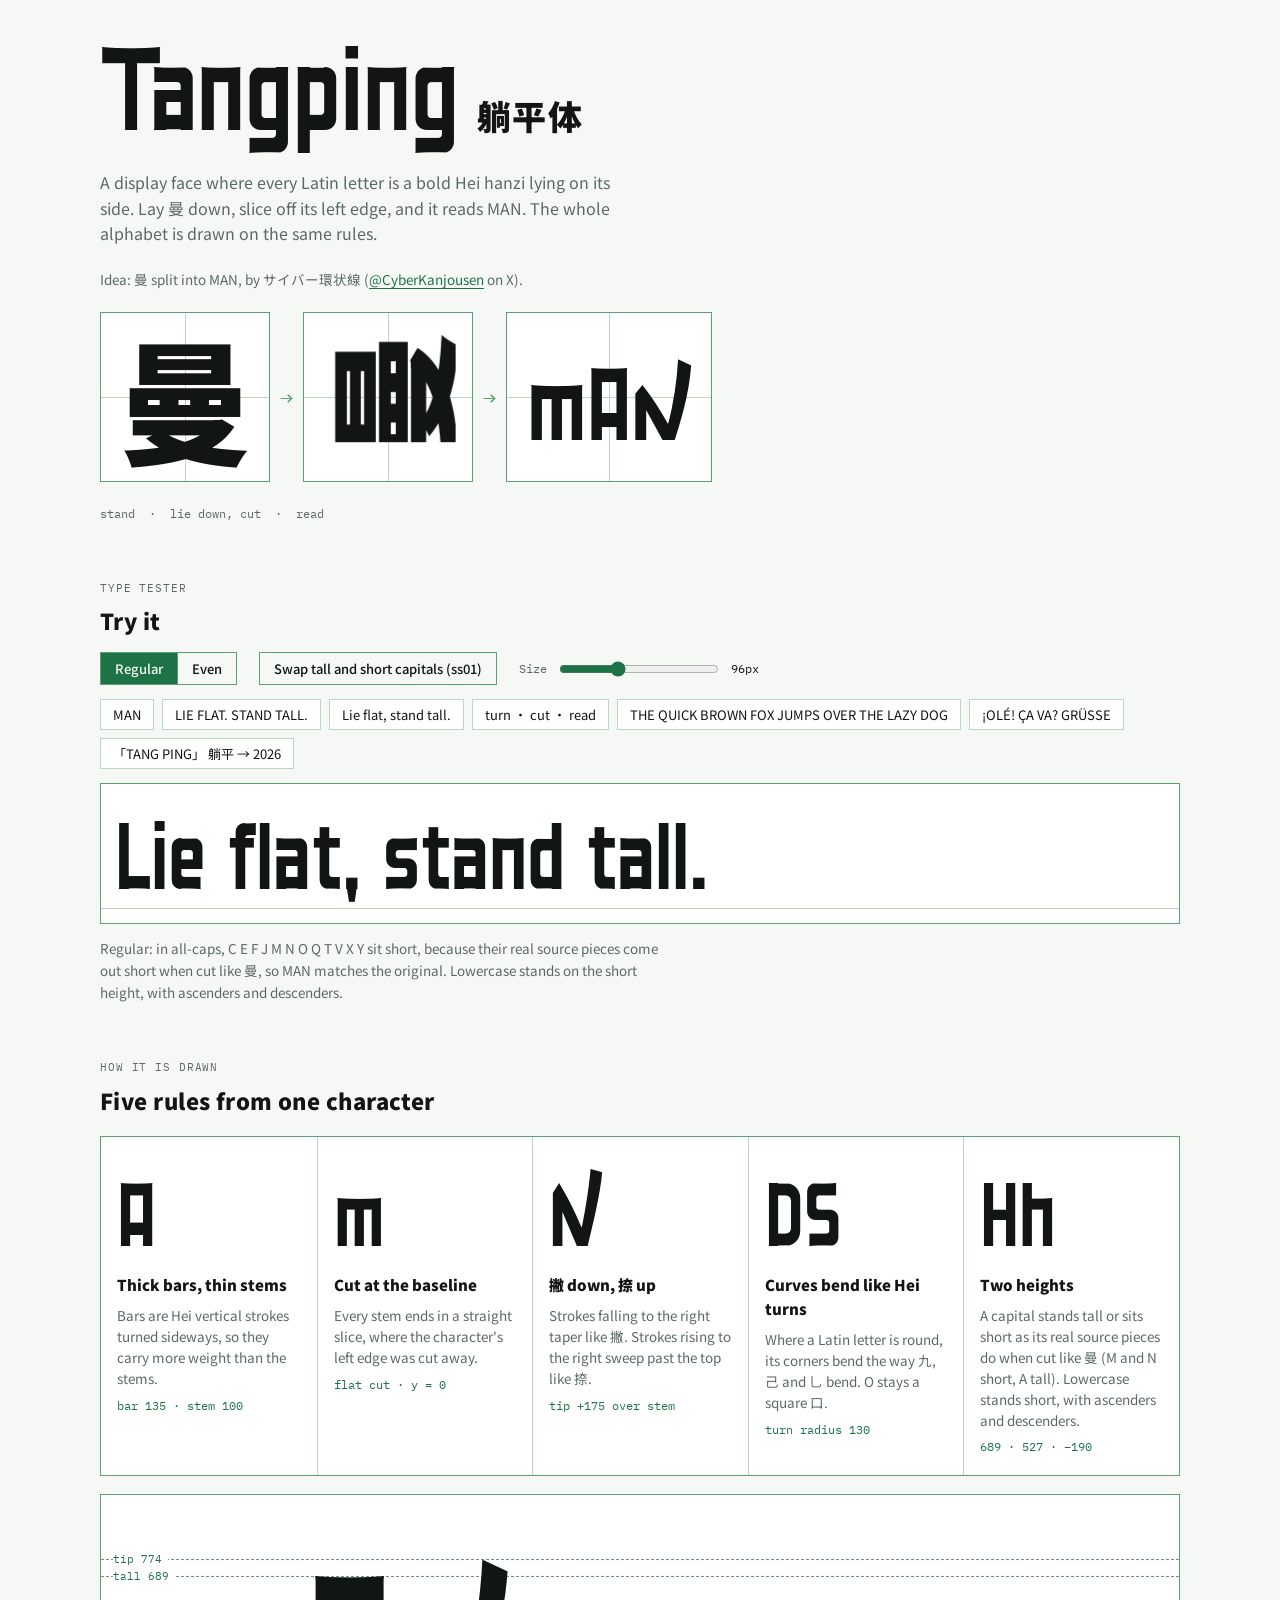
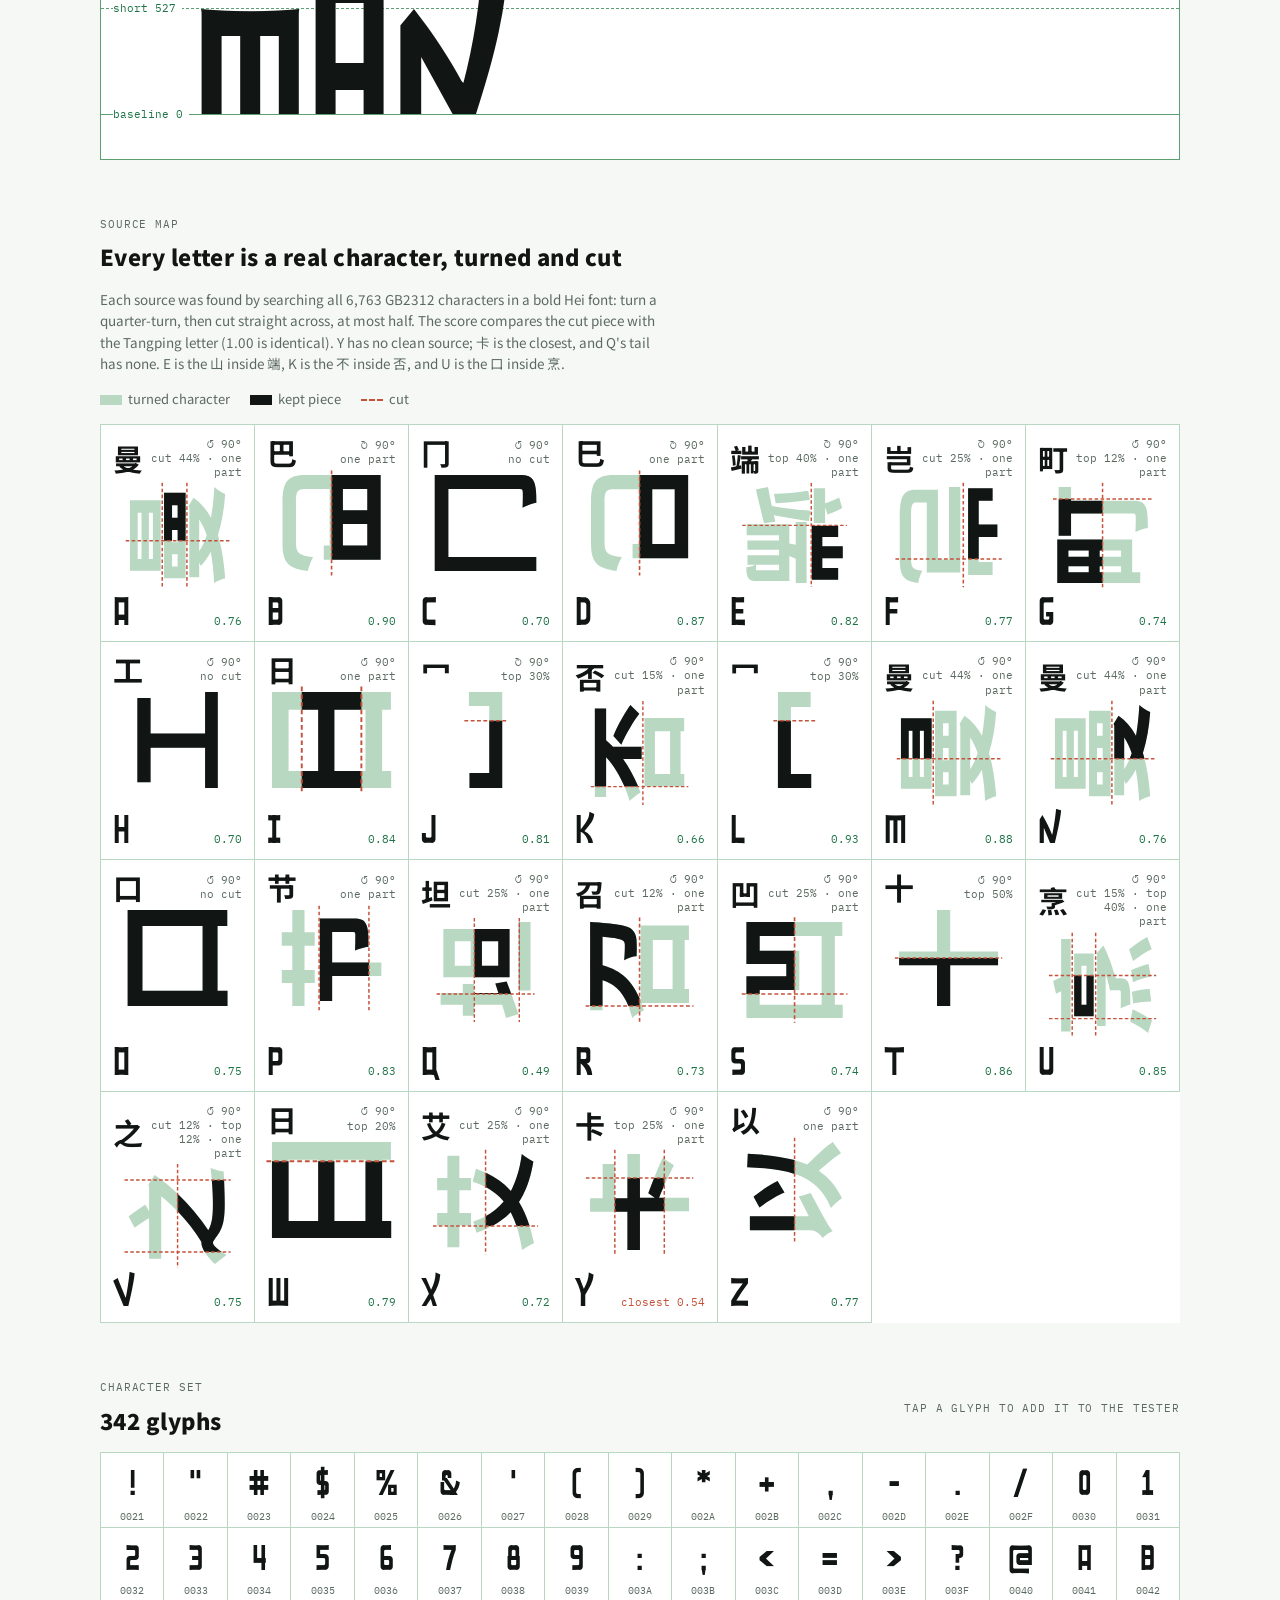
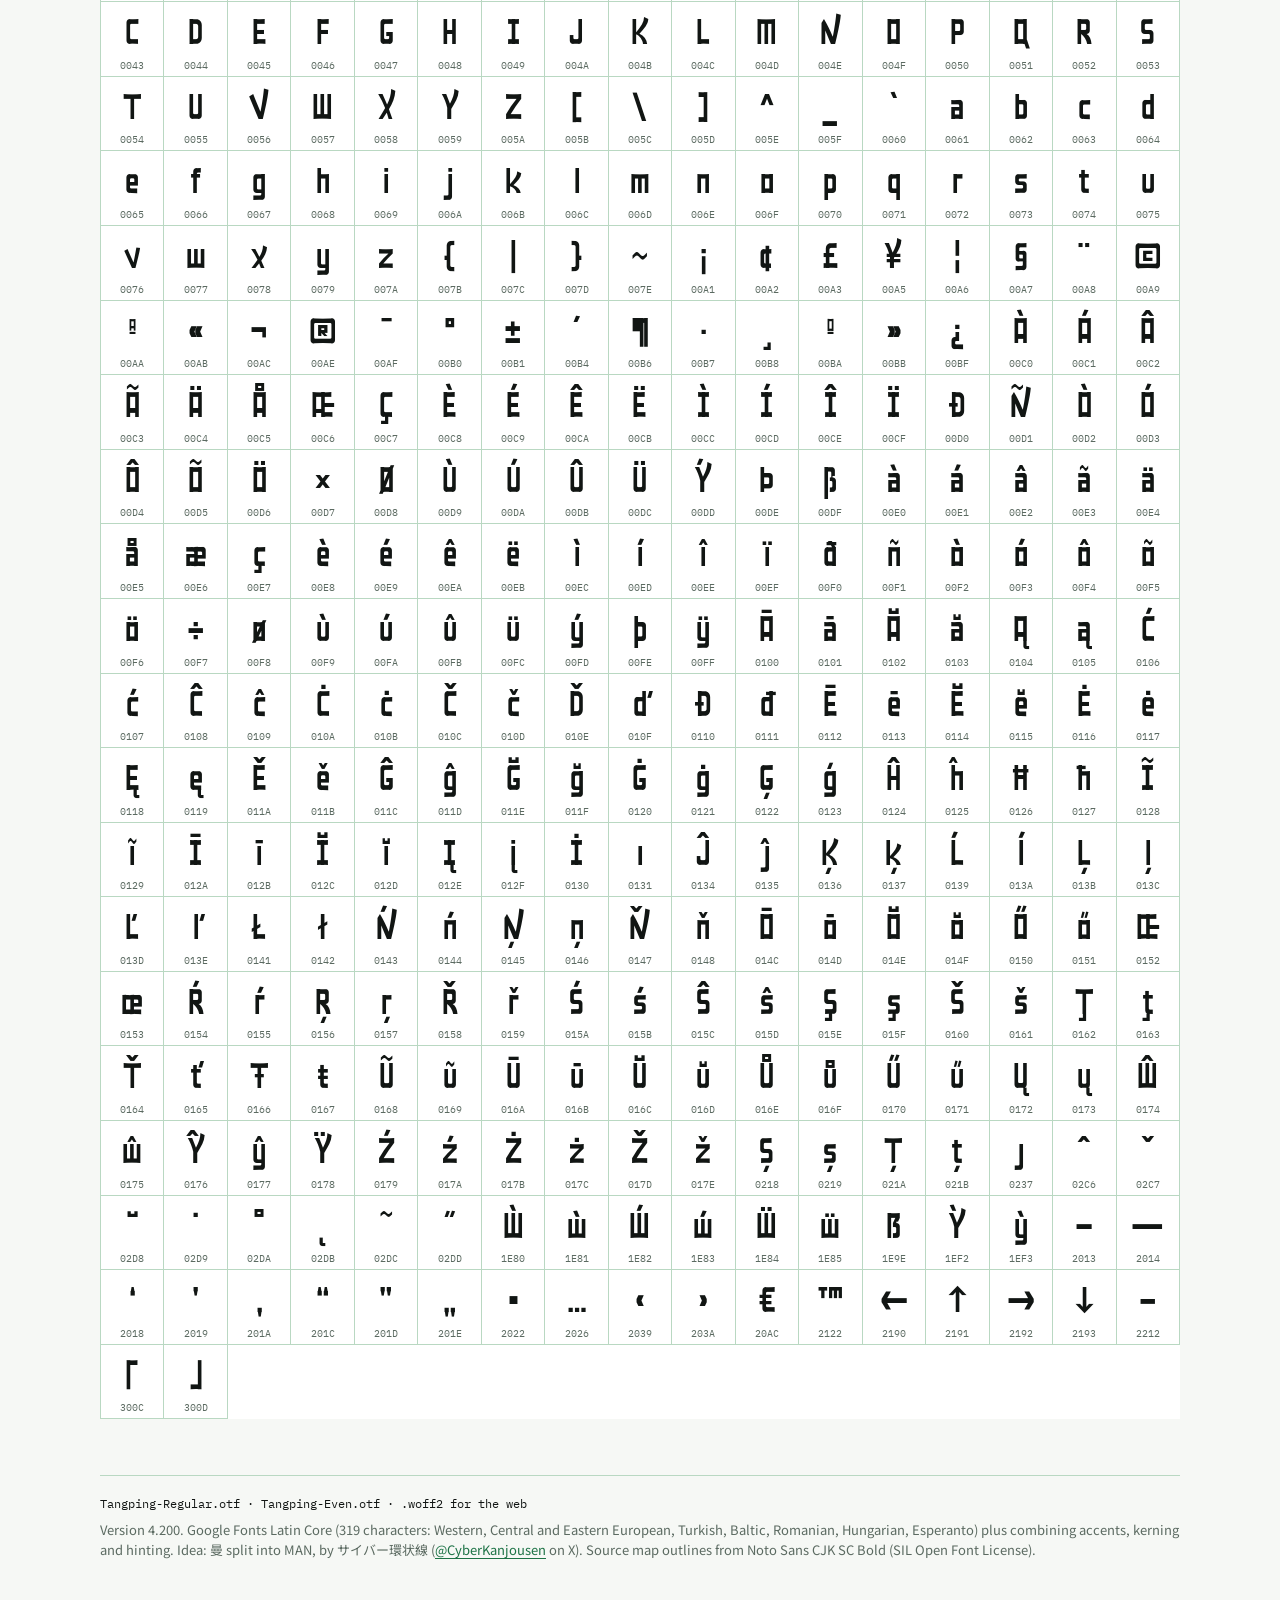
<file: docs/index.html>
<!doctype html>
<html lang="en">
<head>
<meta charset="utf-8">
<meta name="viewport" content="width=device-width, initial-scale=1, viewport-fit=cover">
<style>:root{padding-top:env(safe-area-inset-top,0px);padding-bottom:env(safe-area-inset-bottom,0px)}body{margin:0}[hidden]{display:none!important}img{max-width:100%}</style>
</head>
<body>
<title>躺平体 Tangping</title>
<meta name="claude:viewport-fit-sides" content="cover">
<link rel="preconnect" href="https://fonts.googleapis.com">
<link rel="stylesheet" href="https://fonts.googleapis.com/css2?family=Noto+Sans+SC:wght@400;500;700;900&family=IBM+Plex+Mono:wght@400;500&display=swap">
<style>
/* Layout: one column on 田字格 practice paper — hero demo, live tester, rules, full glyph set */
:root {
  --paper: #f6f8f5;
  --ink: #111513;
  --muted: #5b6a61;
  --grid: #b9d8c2;
  --grid-strong: #5c9f73;
  --accent: #1d7346;
  --panel: #ffffff;
  --cut: #c4513a;
  --display: "Tangping Regular", "Noto Sans SC", sans-serif;
  --body: "Noto Sans SC", "PingFang SC", "Hiragino Sans GB", "Microsoft YaHei", system-ui, sans-serif;
  --mono: "IBM Plex Mono", ui-monospace, "SFMono-Regular", Menlo, monospace;
}
@media (prefers-color-scheme: dark) {
  :root:not([data-theme="light"]) {
    --paper: #111a15; --ink: #e8efe9; --muted: #98ab9f; --grid: #24402f;
    --grid-strong: #4f9a6a; --accent: #74cf9b; --panel: #16221b; --cut: #f08a6c; color-scheme: dark;
  }
}
:root[data-theme="dark"] {
  --paper: #111a15; --ink: #e8efe9; --muted: #98ab9f; --grid: #24402f;
  --grid-strong: #4f9a6a; --accent: #74cf9b; --panel: #16221b; --cut: #f08a6c; color-scheme: dark;
}

@font-face { font-family: "Tangping Regular"; src: url([data-uri]) format("woff2"); font-display: block; }
@font-face { font-family: "Tangping Even"; src: url([data-uri]) format("woff2"); font-display: block; }

body { background: var(--paper); color: var(--ink); font-family: var(--body); font-size: 15px; line-height: 1.6; }
.wrap {
  max-width: 1080px; margin: 0 auto;
  padding-left: max(16px, env(safe-area-inset-left, 0px));
  padding-right: max(16px, env(safe-area-inset-right, 0px));
  padding-block: 28px 64px;
  display: grid; gap: 56px;
}
h1, h2 { text-wrap: balance; margin: 0; }
p { margin: 0; }
.label { font-family: var(--mono); font-size: 11px; letter-spacing: .08em; text-transform: uppercase; color: var(--muted); }

/* ---------- hero ---------- */
.hero { display: grid; gap: 22px; }
.title { display: flex; flex-wrap: wrap; align-items: baseline; gap: 6px 18px; }
.title h1 { font-family: var(--display); font-weight: 400; font-size: clamp(56px, 11vw, 120px); line-height: 1; letter-spacing: 0; }
.title .zh { font-weight: 900; font-size: clamp(22px, 4vw, 34px); letter-spacing: .04em; }
.lede { max-width: 58ch; color: var(--muted); font-size: 16px; }
.demo { display: flex; flex-wrap: wrap; align-items: center; gap: 10px; }
.cell {
  --s: clamp(74px, 21vw, 168px);
  width: var(--s); height: var(--s); position: relative; flex: none;
  border: 1.5px solid var(--grid-strong);
  background:
    linear-gradient(var(--grid), var(--grid)) center / 100% 1px no-repeat,
    linear-gradient(var(--grid), var(--grid)) center / 1px 100% no-repeat,
    var(--panel);
  display: grid; place-items: center; overflow: hidden;
}
.cell .han { font-weight: 900; font-size: calc(var(--s) * .8); line-height: 1; }
.cell .lying { transform: rotate(-90deg); clip-path: inset(0 0 0 17%); animation: liedown 1.1s cubic-bezier(.6,0,.2,1) .5s both; }
@keyframes liedown { from { transform: rotate(0deg); clip-path: inset(0 0 0 0); } 45% { transform: rotate(0deg); clip-path: inset(0 0 0 17%); } to { transform: rotate(-90deg); clip-path: inset(0 0 0 17%); } }
.cell.wide { width: auto; padding-inline: calc(var(--s) * .12); }
.cell .latin { font-family: "Tangping Regular"; font-size: calc(var(--s) * .62); line-height: 1; padding-top: calc(var(--s) * .08); }
.arrow { font-family: var(--mono); color: var(--grid-strong); font-size: 22px; }
.demo-cap { display: flex; gap: 14px; flex-wrap: wrap; font-family: var(--mono); font-size: 12px; color: var(--muted); }

/* ---------- tester ---------- */
.tester { display: grid; gap: 14px; }
.controls { display: flex; flex-wrap: wrap; align-items: center; gap: 12px 22px; }
.seg { display: inline-flex; border: 1.5px solid var(--grid-strong); }
.seg button {
  font: 500 13px/1 var(--body); padding: 9px 14px; border: 0; background: transparent; color: var(--ink); cursor: pointer;
}
.seg button + button { border-left: 1.5px solid var(--grid-strong); }
.seg button[aria-pressed="true"] { background: var(--accent); color: var(--paper); }
.size { display: flex; align-items: center; gap: 10px; font-family: var(--mono); font-size: 12px; color: var(--muted); }
.size input { width: 160px; accent-color: var(--accent); }
.size output { min-width: 4ch; font-variant-numeric: tabular-nums; color: var(--ink); }
.chips { display: flex; flex-wrap: wrap; gap: 8px; }
.chips button {
  font: 13px/1 var(--body); padding: 8px 12px; cursor: pointer; color: var(--ink);
  background: var(--panel); border: 1px solid var(--grid);
}
.chips button:hover { border-color: var(--grid-strong); }
.stage {
  background:
    repeating-linear-gradient(to bottom, transparent 0, transparent calc(var(--lh) - 1px), var(--grid) calc(var(--lh) - 1px), var(--grid) var(--lh)),
    var(--panel);
  border: 1.5px solid var(--grid-strong);
  padding: 10px 14px 4px;
}
#sample {
  --size: 96px; --lh: calc(var(--size) * 1.3);
  display: block; width: 100%; box-sizing: border-box; resize: none; overflow: hidden;
  border: 0; outline: none; background: transparent; color: var(--ink);
  font-family: var(--display); font-size: var(--size); line-height: var(--lh);
  min-height: var(--lh); padding: 0; word-break: break-word;
}
.stage:focus-within { outline: 2px solid var(--accent); outline-offset: 2px; }
.stage { --lh: calc(var(--size, 96px) * 1.3); }

/* ---------- rules ---------- */
.section-head { display: grid; gap: 6px; }
.section-head h2 { font-size: 22px; font-weight: 900; letter-spacing: .02em; }
.rules { display: grid; grid-template-columns: repeat(5, minmax(0, 1fr)); gap: 0; border: 1.5px solid var(--grid-strong); background: var(--panel); }
.rule { padding: 16px 16px 18px; display: grid; gap: 8px; align-content: start; }
.rule + .rule { border-left: 1px solid var(--grid); }
.rule .g { font-family: var(--display); font-size: 92px; line-height: 1.1; height: 112px; display: flex; align-items: flex-end; }
.rule h3 { margin: 0; font-size: 15px; font-weight: 900; }
.rule p { color: var(--muted); font-size: 13.5px; line-height: 1.55; }
.rule .nums { font-family: var(--mono); font-size: 11.5px; color: var(--accent); }

/* metrics figure */
.metrics { position: relative; border: 1.5px solid var(--grid-strong); background: var(--panel); overflow-x: auto; }
.metrics-inner { position: relative; padding: 34px 24px 0 92px; min-width: 520px; }
.metrics .word { font-family: "Tangping Regular"; font-size: 200px; line-height: 1.15; white-space: nowrap; position: relative; z-index: 1; }
.guide { position: absolute; left: 0; right: 0; height: 0; border-top: 1px dashed var(--grid-strong); z-index: 0; }
.guide span { position: absolute; left: 12px; top: -9px; font-family: var(--mono); font-size: 11px; color: var(--accent); background: var(--panel); padding-right: 6px; font-variant-numeric: tabular-nums; }
.guide.base { border-top-style: solid; }


/* ---------- source map ---------- */
.sources { display: grid; grid-template-columns: repeat(auto-fill, minmax(150px, 1fr)); gap: 0; border-top: 1px solid var(--grid); border-left: 1px solid var(--grid); background: var(--panel); }
.src { border-right: 1px solid var(--grid); border-bottom: 1px solid var(--grid); padding: 12px 12px 10px; display: grid; gap: 8px; grid-template-rows: auto 1fr auto; min-width: 0; }
.src-top { display: flex; align-items: center; justify-content: space-between; gap: 6px; }
.src-han { font-weight: 700; font-size: 30px; line-height: 1; }
.src-how { font-family: var(--mono); font-size: 10.5px; color: var(--muted); text-align: right; line-height: 1.35; }
.src svg { width: 100%; height: 96px; display: block; overflow: visible; }
.src .full { fill: var(--grid); }
.src .piece { fill: var(--ink); }
.src .cutline { stroke: var(--cut); stroke-width: 14; stroke-dasharray: 34 22; }
.src-bot { display: flex; align-items: baseline; justify-content: space-between; }
.src-letter { font-family: var(--display); font-size: 40px; line-height: 1; }
.src-score { font-family: var(--mono); font-size: 11px; color: var(--accent); font-variant-numeric: tabular-nums; }
.src.weak .src-score { color: var(--cut); }
.legend { display: flex; flex-wrap: wrap; gap: 8px 20px; font-size: 13px; color: var(--muted); }
.legend i { display: inline-block; width: 22px; height: 10px; vertical-align: middle; margin-right: 6px; }
.legend .k1 { background: var(--grid); } .legend .k2 { background: var(--ink); } .legend .k3 { border-top: 2px dashed var(--cut); height: 0; }

/* ---------- glyphs ---------- */
.glyphs { display: grid; grid-template-columns: repeat(auto-fill, minmax(62px, 1fr)); border-top: 1px solid var(--grid); border-left: 1px solid var(--grid); background: var(--panel); }
.glyphs button {
  border: 0; border-right: 1px solid var(--grid); border-bottom: 1px solid var(--grid);
  background: transparent; color: var(--ink); cursor: pointer; padding: 6px 0 4px;
  display: grid; justify-items: center; gap: 2px;
}
.glyphs button:hover, .glyphs button:focus-visible { background: var(--paper); outline: none; box-shadow: inset 0 0 0 2px var(--accent); }
.glyphs .ch { font-family: var(--display); font-size: 36px; line-height: 1.35; }
.glyphs .cp { font-family: var(--mono); font-size: 9.5px; color: var(--muted); }
.glyph-tools { display: flex; flex-wrap: wrap; gap: 10px 18px; align-items: center; justify-content: space-between; }

.note { color: var(--muted); font-size: 13.5px; max-width: 70ch; }
footer { display: grid; gap: 6px; color: var(--muted); font-size: 13px; border-top: 1px solid var(--grid); padding-top: 18px; }
footer .files { font-family: var(--mono); font-size: 12px; color: var(--ink); }
footer a, .credit a { color: var(--accent); text-underline-offset: 3px; }
.credit { font-size: 13.5px; color: var(--muted); }

button:focus-visible { outline: 2px solid var(--accent); outline-offset: 2px; }

@media (max-width: 760px) {
  .rules { grid-template-columns: repeat(2, minmax(0, 1fr)); }
  .rule:nth-child(3) { border-left: 0; }
  .rule:nth-child(n+3) { border-top: 1px solid var(--grid); }
  .rule:nth-child(5) { border-left: 0; grid-column: span 2; }
  .rule .g { font-size: 72px; height: 92px; }
  .metrics .word { font-size: 150px; }
}
@media (prefers-reduced-motion: reduce) { .cell .lying { animation: none; } }
</style>

<div class="wrap">
  <header class="hero">
    <div class="title">
      <h1 id="title-word">Tangping</h1>
      <span class="zh">躺平体</span>
    </div>
    <p class="lede">A display face where every Latin letter is a bold Hei hanzi lying on its side. Lay 曼 down, slice off its left edge, and it reads MAN. The whole alphabet is drawn on the same rules.</p>
    <p class="credit">Idea: 曼 split into MAN, by サイバー環状線 (<a href="https://x.com/CyberKanjousen">@CyberKanjousen</a> on X).</p>
    <div class="demo" aria-label="曼 rotated a quarter turn reads as MAN">
      <div class="cell"><span class="han">曼</span></div>
      <span class="arrow" aria-hidden="true">→</span>
      <div class="cell"><span class="han lying">曼</span></div>
      <span class="arrow" aria-hidden="true">→</span>
      <div class="cell wide"><span class="latin">MAN</span></div>
    </div>
    <div class="demo-cap"><span>stand</span><span>·</span><span>lie down, cut</span><span>·</span><span>read</span></div>
  </header>

  <section class="tester" aria-labelledby="try-h">
    <div class="section-head">
      <span class="label">Type tester</span>
      <h2 id="try-h">Try it</h2>
    </div>
    <div class="controls">
      <div class="seg" role="group" aria-label="Style">
        <button type="button" id="style-reg" aria-pressed="true">Regular</button>
        <button type="button" id="style-even" aria-pressed="false">Even</button>
      </div>
      <div class="seg" role="group" aria-label="Stylistic set">
        <button type="button" id="ss01" aria-pressed="false">Swap tall and short capitals (ss01)</button>
      </div>
      <label class="size" for="size">Size
        <input type="range" id="size" min="28" max="220" value="96">
        <output id="size-out" for="size">96px</output>
      </label>
    </div>
    <div class="chips" id="chips">
      <button type="button">MAN</button>
      <button type="button">LIE FLAT. STAND TALL.</button>
      <button type="button">Lie flat, stand tall.</button>
      <button type="button">turn · cut · read</button>
      <button type="button">THE QUICK BROWN FOX JUMPS OVER THE LAZY DOG</button>
      <button type="button">¡OLÉ! ÇA VA? GRÜSSE</button>
      <button type="button">「TANG PING」 躺平 → 2026</button>
    </div>
    <div class="stage">
      <textarea id="sample" rows="1" spellcheck="false" aria-label="Sample text">Lie flat, stand tall.</textarea>
    </div>
    <p class="note" id="style-note">Regular: in all-caps, C E F J M N O Q T V X Y sit short, because their real source pieces come out short when cut like 曼, so MAN matches the original. Lowercase stands on the short height, with ascenders and descenders.</p>
  </section>

  <section aria-labelledby="rules-h" style="display:grid;gap:18px">
    <div class="section-head">
      <span class="label">How it is drawn</span>
      <h2 id="rules-h">Five rules from one character</h2>
    </div>
    <div class="rules">
      <div class="rule">
        <div class="g">A</div>
        <h3>Thick bars, thin stems</h3>
        <p>Bars are Hei vertical strokes turned sideways, so they carry more weight than the stems.</p>
        <span class="nums">bar 135 · stem 100</span>
      </div>
      <div class="rule">
        <div class="g">m</div>
        <h3>Cut at the baseline</h3>
        <p>Every stem ends in a straight slice, where the character's left edge was cut away.</p>
        <span class="nums">flat cut · y = 0</span>
      </div>
      <div class="rule">
        <div class="g">N</div>
        <h3>撇 down, 捺 up</h3>
        <p>Strokes falling to the right taper like 撇. Strokes rising to the right sweep past the top like 捺.</p>
        <span class="nums">tip +175 over stem</span>
      </div>
      <div class="rule">
        <div class="g">DS</div>
        <h3>Curves bend like Hei turns</h3>
        <p>Where a Latin letter is round, its corners bend the way 九, 己 and 乚 bend. O stays a square 口.</p>
        <span class="nums">turn radius 130</span>
      </div>
      <div class="rule">
        <div class="g">Hh</div>
        <h3>Two heights</h3>
        <p>A capital stands tall or sits short as its real source pieces do when cut like 曼 (M and N short, A tall). Lowercase stands short, with ascenders and descenders.</p>
        <span class="nums">689 · 527 · −190</span>
      </div>
    </div>
    <div class="metrics" aria-label="Vertical metrics of MAN in font units">
      <div class="metrics-inner" id="metrics">
        <div class="word" id="metrics-word">MAN</div>
      </div>
    </div>
  </section>


  <section aria-labelledby="src-h" style="display:grid;gap:14px">
    <div class="section-head">
      <span class="label">Source map</span>
      <h2 id="src-h">Every letter is a real character, turned and cut</h2>
    </div>
    <p class="note">Each source was found by searching all 6,763 GB2312 characters in a bold Hei font: turn a quarter-turn, then cut straight across, at most half. The score compares the cut piece with the Tangping letter (1.00 is identical). Y has no clean source; 卡 is the closest, and Q's tail has none. E is the 山 inside 端, K is the 不 inside 否, and U is the 口 inside 烹.</p>
    <div class="legend"><span><i class="k1"></i>turned character</span><span><i class="k2"></i>kept piece</span><span><i class="k3"></i>cut</span></div>
    <div class="sources" id="sources"></div>
  </section>

  <section aria-labelledby="glyphs-h" style="display:grid;gap:14px">
    <div class="glyph-tools">
      <div class="section-head">
        <span class="label">Character set</span>
        <h2 id="glyphs-h"><span id="glyph-count">0</span> glyphs</h2>
      </div>
      <span class="label">Tap a glyph to add it to the tester</span>
    </div>
    <div class="glyphs" id="glyphs"></div>
  </section>

  <footer>
    <span class="files">Tangping-Regular.otf · Tangping-Even.otf · .woff2 for the web</span>
    <span>Version 4.200. Google Fonts Latin Core (319 characters: Western, Central and Eastern European, Turkish, Baltic, Romanian, Hungarian, Esperanto) plus combining accents, kerning and hinting. Idea: 曼 split into MAN, by サイバー環状線 (<a href="https://x.com/CyberKanjousen">@CyberKanjousen</a> on X). Source map outlines from Noto Sans CJK SC Bold (SIL Open Font License).</span>
  </footer>
</div>

<script>
(function () {
  const CHARS = "!\"#$%&'()*+,-./0123456789:;<=>?@ABCDEFGHIJKLMNOPQRSTUVWXYZ[\\]^_`abcdefghijklmnopqrstuvwxyz{|}~¡¢£¥¦§¨©ª«¬®¯°±´¶·¸º»¿ÀÁÂÃÄÅÆÇÈÉÊËÌÍÎÏÐÑÒÓÔÕÖ×ØÙÚÛÜÝÞßàáâãäåæçèéêëìíîïðñòóôõö÷øùúûüýþÿĀāĂăĄąĆćĈĉĊċČčĎďĐđĒēĔĕĖėĘęĚěĜĝĞğĠġĢģĤĥĦħĨĩĪīĬĭĮįİıĴĵĶķĹĺĻļĽľŁłŃńŅņŇňŌōŎŏŐőŒœŔŕŖŗŘřŚśŜŝŞşŠšŢţŤťŦŧŨũŪūŬŭŮůŰűŲųŴŵŶŷŸŹźŻżŽžȘșȚțȷˆˇ˘˙˚˛˜˝ẀẁẂẃẄẅẞỲỳ–—‘’‚“”„•…‹›€™←↑→↓−「」";
  const sample = document.getElementById('sample');
  const size = document.getElementById('size');
  const sizeOut = document.getElementById('size-out');
  const btnReg = document.getElementById('style-reg');
  const btnEven = document.getElementById('style-even');
  const note = document.getElementById('style-note');
  const root = document.documentElement;

  function fit() {
    sample.style.height = 'auto';
    sample.style.height = sample.scrollHeight + 'px';
  }
  function setSize(v) {
    sample.style.setProperty('--size', v + 'px');
    sample.parentElement.style.setProperty('--size', v + 'px');
    sizeOut.textContent = v + 'px';
    fit();
  }
  function setStyle(even) {
    btnReg.setAttribute('aria-pressed', String(!even));
    btnEven.setAttribute('aria-pressed', String(even));
    root.style.setProperty('--display', (even ? '"Tangping Even"' : '"Tangping Regular"') + ', "Noto Sans SC", sans-serif');
    note.textContent = even
      ? 'Even: every capital is tall. Lowercase stands on the short height, with ascenders and descenders.'
      : 'Regular: in all-caps, C E F J M N O Q T V X Y sit short, because their real source pieces come out short when cut like 曼, so MAN matches the original. Lowercase stands on the short height, with ascenders and descenders.';
    requestAnimationFrame(fit);
  }

  const startSize = window.innerWidth < 520 ? 64 : 96;
  size.value = startSize;
  setSize(startSize);
  size.addEventListener('input', () => setSize(size.value));
  sample.addEventListener('input', fit);
  btnReg.addEventListener('click', () => setStyle(false));
  btnEven.addEventListener('click', () => setStyle(true));
  const ss = document.getElementById('ss01');
  ss.addEventListener('click', () => {
    const on = ss.getAttribute('aria-pressed') !== 'true';
    ss.setAttribute('aria-pressed', String(on));
    sample.style.fontFeatureSettings = on ? '"ss01" 1' : 'normal';
    requestAnimationFrame(fit);
  });
  document.getElementById('chips').addEventListener('click', (e) => {
    const b = e.target.closest('button'); if (!b) return;
    sample.value = b.textContent; fit();
  });

  // glyph grid
  const grid = document.getElementById('glyphs');
  const frag = document.createDocumentFragment();
  for (const ch of CHARS) {
    const b = document.createElement('button');
    b.type = 'button';
    const cp = ch.codePointAt(0).toString(16).toUpperCase().padStart(4, '0');
    b.setAttribute('aria-label', 'U+' + cp);
    b.innerHTML = '<span class="ch"></span><span class="cp">' + cp + '</span>';
    b.firstChild.textContent = ch;
    b.addEventListener('click', () => { sample.value += ch; fit(); });
    frag.appendChild(b);
  }
  grid.appendChild(frag);
  document.getElementById('glyph-count').textContent = CHARS.length;


  // source map
  const SOURCES = [{"L": "A", "ch": "曼", "turn": "ccw", "cut": 44, "top": 0, "band": true, "w": 905, "h": 912, "full": "M564.0 858.0H658.0V717.0L674.0 750.0C710.0 711.0 741.0 667.0 768.0 616.0C785.0 709.0 795.0 809.0 800.0 912.0C827.0 894.0 875.0 874.0 905.0 867.0C894.0 721.0 874.0 579.0 836.0 455.0C873.0 339.0 895.0 208.0 905.0 67.0C875.0 52.0 827.0 24.0 802.0 0.0C796.0 103.0 786.0 202.0 770.0 292.0C727.0 214.0 673.0 149.0 604.0 102.0L558.0 178.0L564.0 200.0ZM0.0 796.0H292.0V127.0H0.0ZM324.0 867.0H529.0V55.0H324.0ZM180.0 683.0V245.0H218.0V683.0ZM74.0 683.0V245.0H110.0V683.0ZM658.0 308.0C686.0 350.0 710.0 400.0 729.0 458.0C709.0 517.0 686.0 569.0 658.0 611.0ZM400.0 292.0V174.0H453.0V292.0ZM400.0 525.0V408.0H453.0V525.0ZM400.0 755.0V640.0H453.0V755.0Z", "piece": "M529.0 510.7V55.0H324.0V510.7H400.0V408.0H453.0V510.7H529.0ZM400.0 292.0V174.0H453.0V292.0Z", "cuts": [["h", 510.7], ["v", 306.8], ["v", 541.2]], "score": 0.76}, {"L": "B", "ch": "巴", "turn": "cw", "cut": 0, "top": 0, "band": true, "w": 866, "h": 847, "full": "M866.0 0.0H211.0C41.0 0.0 0.0 57.0 0.0 252.0V604.0C0.0 777.0 56.0 825.0 224.0 847.0C231.0 812.0 252.0 757.0 270.0 726.0C144.0 710.0 119.0 691.0 119.0 592.0V249.0C119.0 138.0 132.0 124.0 211.0 124.0H416.0V623.0H364.0V748.0H866.0ZM533.0 433.0H748.0V623.0H533.0ZM533.0 312.0V124.0H748.0V312.0Z", "piece": "M866.0 0.0H433.0V748.0H866.0ZM533.0 433.0H748.0V623.0H533.0ZM533.0 312.0V124.0H748.0V312.0Z", "cuts": [["v", 433.0]], "score": 0.9}, {"L": "C", "ch": "冂", "turn": "ccw", "cut": 0, "top": 0, "band": false, "w": 880, "h": 831, "full": "M0.0 831.0H879.0V710.0H118.0V122.0H737.0C755.0 122.0 761.0 128.0 762.0 147.0C763.0 165.0 763.0 228.0 760.0 284.0C791.0 266.0 847.0 246.0 880.0 241.0C880.0 153.0 877.0 95.0 857.0 54.0C837.0 13.0 803.0 0.0 740.0 0.0H0.0Z", "piece": "M0.0 831.0H879.0V710.0H118.0V122.0H737.0C755.0 122.0 761.0 128.0 762.0 147.0C763.0 165.0 763.0 228.0 760.0 284.0C791.0 266.0 847.0 246.0 880.0 241.0C880.0 153.0 877.0 95.0 857.0 54.0C837.0 13.0 803.0 0.0 740.0 0.0H0.0Z", "cuts": [], "score": 0.7}, {"L": "D", "ch": "巳", "turn": "cw", "cut": 0, "top": 0, "band": true, "w": 853, "h": 843, "full": "M853.0 0.0H210.0C41.0 0.0 0.0 57.0 0.0 251.0V600.0C0.0 773.0 56.0 820.0 224.0 843.0C230.0 807.0 252.0 753.0 271.0 722.0C144.0 705.0 119.0 688.0 119.0 589.0V249.0C119.0 139.0 130.0 125.0 209.0 125.0H420.0V606.0H365.0V730.0H853.0ZM538.0 606.0V125.0H735.0V606.0Z", "piece": "M853.0 0.0H426.5V730.0H853.0ZM538.0 606.0V125.0H735.0V606.0Z", "cuts": [["v", 426.5]], "score": 0.87}, {"L": "E", "ch": "端", "turn": "cw", "cut": 0, "top": 40, "band": true, "w": 938, "h": 934, "full": "M418.0 363.0H3.0V470.0H318.0V521.0H10.0V611.0H318.0V665.0H11.0V756.0H85.0C60.0 768.0 25.0 778.0 0.0 781.0C0.0 824.0 2.0 857.0 17.0 883.0C33.0 909.0 59.0 915.0 103.0 915.0H418.0V672.0L480.0 697.0V934.0H586.0V341.0H480.0V562.0L418.0 550.0ZM893.0 376.0H636.0V903.0H893.0V788.0H739.0V692.0H938.0V577.0H739.0V486.0H893.0ZM623.0 230.0C510.0 223.0 352.0 205.0 248.0 185.0C233.0 116.0 220.0 51.0 211.0 0.0L93.0 25.0C115.0 120.0 143.0 239.0 172.0 352.0L282.0 339.0L268.0 274.0C366.0 294.0 497.0 316.0 608.0 331.0ZM903.0 103.0C861.0 124.0 806.0 147.0 766.0 159.0V12.0H656.0V350.0H766.0V195.0L790.0 267.0C830.0 255.0 888.0 229.0 932.0 204.0ZM602.0 36.0C497.0 52.0 360.0 66.0 269.0 66.0L285.0 159.0C377.0 157.0 511.0 142.0 618.0 125.0ZM318.0 756.0V810.0H104.0C96.0 810.0 93.0 808.0 93.0 800.0L94.0 756.0Z", "piece": "M893.0 376.0H636.0V903.0H893.0V788.0H739.0V692.0H938.0V577.0H739.0V486.0H893.0Z", "cuts": [["h", 373.6], ["v", 631.3]], "score": 0.82}, {"L": "F", "ch": "岂", "turn": "cw", "cut": 25, "top": 0, "band": true, "w": 900, "h": 885, "full": "M352.0 25.0H151.0C30.0 25.0 0.0 85.0 0.0 289.0V657.0C0.0 823.0 32.0 865.0 170.0 885.0C175.0 851.0 191.0 801.0 208.0 772.0C119.0 761.0 104.0 746.0 104.0 652.0V286.0C104.0 165.0 112.0 144.0 154.0 144.0H249.0V788.0H558.0V0.0H454.0V669.0H352.0ZM856.0 11.0H630.0V812.0H856.0V691.0H728.0V461.0H900.0V345.0H728.0V126.0H856.0Z", "piece": "M856.0 11.0H630.0V663.8H728.0V461.0H900.0V345.0H728.0V126.0H856.0Z", "cuts": [["h", 663.8], ["v", 585.9]], "score": 0.77}, {"L": "G", "ch": "町", "turn": "ccw", "cut": 0, "top": 12, "band": true, "w": 855, "h": 906, "full": "M0.0 906.0H783.0V805.0H707.0V495.0H0.0ZM13.0 459.0H130.0V249.0H717.0C735.0 249.0 740.0 256.0 740.0 276.0C741.0 295.0 741.0 366.0 738.0 425.0C769.0 408.0 822.0 390.0 855.0 386.0C855.0 293.0 853.0 229.0 834.0 186.0C816.0 144.0 783.0 130.0 719.0 130.0H130.0V0.0H13.0ZM400.0 599.0H602.0V658.0H400.0ZM602.0 805.0H400.0V747.0H602.0ZM297.0 599.0V658.0H105.0V599.0ZM105.0 805.0V747.0H297.0V805.0Z", "piece": "M0.0 906.0H427.5V805.0H400.0V747.0H427.5V658.0H400.0V599.0H427.5V495.0H0.0ZM13.0 459.0H130.0V249.0H427.5V130.0H130.0V113.2H13.0ZM297.0 599.0V658.0H105.0V599.0ZM105.0 805.0V747.0H297.0V805.0Z", "cuts": [["h", 113.2], ["v", 427.5]], "score": 0.74}, {"L": "H", "ch": "工", "turn": "ccw", "cut": 0, "top": 0, "band": false, "w": 766, "h": 914, "full": "M645.0 914.0H766.0V0.0H645.0V394.0H126.0V56.0H0.0V859.0H126.0V531.0H645.0Z", "piece": "M645.0 914.0H766.0V0.0H645.0V394.0H126.0V56.0H0.0V859.0H126.0V531.0H645.0Z", "cuts": [], "score": 0.7}, {"L": "I", "ch": "日", "turn": "ccw", "cut": 0, "top": 0, "band": true, "w": 867, "h": 698, "full": "M0.0 698.0H867.0V575.0H801.0V129.0H865.0V0.0H0.0ZM454.0 575.0V129.0H680.0V575.0ZM336.0 575.0H121.0V129.0H336.0Z", "piece": "M454.0 575.0V129.0H650.2V0.0H216.8V129.0H336.0V575.0H216.8V698.0H650.2V575.0Z", "cuts": [["v", 216.8], ["v", 650.2]], "score": 0.84}, {"L": "J", "ch": "冖", "turn": "cw", "cut": 0, "top": 30, "band": false, "w": 295, "h": 850, "full": "M295.0 0.0H0.0V125.0H180.0V718.0H5.0V850.0H295.0Z", "piece": "M295.0 255.0H180.0V718.0H5.0V850.0H295.0V255.0Z", "cuts": [["h", 255.0]], "score": 0.81}, {"L": "K", "ch": "否", "turn": "ccw", "cut": 15, "top": 0, "band": true, "w": 889, "h": 954, "full": "M493.0 810.0H889.0V686.0H852.0V260.0H888.0V129.0H493.0ZM0.0 914.0H112.0V519.0C216.0 630.0 298.0 791.0 346.0 954.0C371.0 928.0 426.0 887.0 454.0 869.0C412.0 755.0 354.0 639.0 281.0 537.0H465.0V415.0H181.0C159.0 392.0 136.0 370.0 112.0 350.0V34.0H0.0ZM748.0 686.0H597.0V260.0H748.0ZM263.0 394.0C310.0 288.0 386.0 158.0 442.0 87.0L353.0 0.0C300.0 73.0 228.0 201.0 184.0 307.0Z", "piece": "M0.0 810.9H112.0V519.0C185.2 597.1 247.5 700.0 294.7 810.9H431.3C391.9 716.1 341.6 621.7 281.0 537.0H465.0V415.0H181.0C159.0 392.0 136.0 370.0 112.0 350.0V34.0H0.0V810.9ZM263.0 394.0C310.0 288.0 386.0 158.0 442.0 87.0L353.0 0.0C300.0 73.0 228.0 201.0 184.0 307.0Z", "cuts": [["h", 810.9], ["v", 477.4]], "score": 0.66}, {"L": "L", "ch": "冖", "turn": "ccw", "cut": 0, "top": 30, "band": false, "w": 295, "h": 850, "full": "M0.0 850.0H295.0V725.0H115.0V132.0H290.0V0.0H0.0Z", "piece": "M0.0 850.0H295.0V725.0H115.0V255.0H0.0Z", "cuts": [["h", 255.0]], "score": 0.93}, {"L": "M", "ch": "曼", "turn": "ccw", "cut": 44, "top": 0, "band": true, "w": 905, "h": 912, "full": "M564.0 858.0H658.0V717.0L674.0 750.0C710.0 711.0 741.0 667.0 768.0 616.0C785.0 709.0 795.0 809.0 800.0 912.0C827.0 894.0 875.0 874.0 905.0 867.0C894.0 721.0 874.0 579.0 836.0 455.0C873.0 339.0 895.0 208.0 905.0 67.0C875.0 52.0 827.0 24.0 802.0 0.0C796.0 103.0 786.0 202.0 770.0 292.0C727.0 214.0 673.0 149.0 604.0 102.0L558.0 178.0L564.0 200.0ZM0.0 796.0H292.0V127.0H0.0ZM324.0 867.0H529.0V55.0H324.0ZM180.0 683.0V245.0H218.0V683.0ZM74.0 683.0V245.0H110.0V683.0ZM658.0 308.0C686.0 350.0 710.0 400.0 729.0 458.0C709.0 517.0 686.0 569.0 658.0 611.0ZM400.0 292.0V174.0H453.0V292.0ZM400.0 525.0V408.0H453.0V525.0ZM400.0 755.0V640.0H453.0V755.0Z", "piece": "M0.0 510.7H74.0V245.0H110.0V510.7H180.0V245.0H218.0V510.7H292.0V127.0H0.0V510.7Z", "cuts": [["h", 510.7], ["v", 306.8]], "score": 0.88}, {"L": "N", "ch": "曼", "turn": "ccw", "cut": 44, "top": 0, "band": true, "w": 905, "h": 912, "full": "M564.0 858.0H658.0V717.0L674.0 750.0C710.0 711.0 741.0 667.0 768.0 616.0C785.0 709.0 795.0 809.0 800.0 912.0C827.0 894.0 875.0 874.0 905.0 867.0C894.0 721.0 874.0 579.0 836.0 455.0C873.0 339.0 895.0 208.0 905.0 67.0C875.0 52.0 827.0 24.0 802.0 0.0C796.0 103.0 786.0 202.0 770.0 292.0C727.0 214.0 673.0 149.0 604.0 102.0L558.0 178.0L564.0 200.0ZM0.0 796.0H292.0V127.0H0.0ZM324.0 867.0H529.0V55.0H324.0ZM180.0 683.0V245.0H218.0V683.0ZM74.0 683.0V245.0H110.0V683.0ZM658.0 308.0C686.0 350.0 710.0 400.0 729.0 458.0C709.0 517.0 686.0 569.0 658.0 611.0ZM400.0 292.0V174.0H453.0V292.0ZM400.0 525.0V408.0H453.0V525.0ZM400.0 755.0V640.0H453.0V755.0Z", "piece": "M658.0 308.0C686.0 350.0 710.0 400.0 729.0 458.0C722.8 476.3 716.3 493.9 709.5 510.7H851.6C846.8 491.8 841.6 473.2 836.0 455.0C873.0 339.0 895.0 208.0 905.0 67.0C875.0 52.0 827.0 24.0 802.0 0.0C796.0 103.0 786.0 202.0 770.0 292.0C727.0 214.0 673.0 149.0 604.0 102.0L558.0 178.0L564.0 200.0V510.7H658.0Z", "cuts": [["h", 510.7], ["v", 541.2]], "score": 0.76}, {"L": "O", "ch": "口", "turn": "ccw", "cut": 0, "top": 0, "band": false, "w": 822, "h": 790, "full": "M0.0 790.0H822.0V665.0H740.0V131.0H820.0V0.0H0.0ZM617.0 665.0H122.0V131.0H617.0Z", "piece": "M0.0 790.0H822.0V665.0H740.0V131.0H820.0V0.0H0.0ZM617.0 665.0H122.0V131.0H617.0Z", "cuts": [], "score": 0.75}, {"L": "P", "ch": "节", "turn": "ccw", "cut": 0, "top": 0, "band": true, "w": 937, "h": 903, "full": "M358.0 857.0H474.0V621.0H937.0V493.0H474.0V206.0H674.0C688.0 206.0 691.0 212.0 692.0 231.0C692.0 250.0 692.0 322.0 689.0 380.0C725.0 364.0 779.0 349.0 816.0 345.0C816.0 252.0 816.0 186.0 797.0 140.0C778.0 92.0 741.0 80.0 677.0 80.0H358.0ZM0.0 336.0H99.0V564.0H0.0V687.0H99.0V903.0H214.0V687.0H310.0V564.0H214.0V336.0H310.0V209.0H214.0V0.0H99.0V209.0H0.0Z", "piece": "M358.0 857.0H474.0V621.0H819.9V493.0H474.0V206.0H674.0C688.0 206.0 691.0 212.0 692.0 231.0C692.0 250.0 692.0 322.0 689.0 380.0C725.0 364.0 779.0 349.0 816.0 345.0C816.0 252.0 816.0 186.0 797.0 140.0C778.0 92.0 741.0 80.0 677.0 80.0H358.0Z", "cuts": [["v", 351.4], ["v", 819.9]], "score": 0.83}, {"L": "Q", "ch": "坦", "turn": "ccw", "cut": 25, "top": 0, "band": true, "w": 888, "h": 948, "full": "M27.0 546.0H681.0V68.0H27.0ZM647.0 948.0 769.0 908.0C736.0 815.0 694.0 697.0 652.0 588.0L540.0 608.0L571.0 702.0H332.0V613.0H219.0V702.0H0.0V816.0H219.0V926.0H332.0V816.0H608.0C623.0 865.0 637.0 911.0 647.0 948.0ZM773.0 677.0H888.0V0.0H773.0ZM408.0 190.0H569.0V431.0H408.0ZM140.0 431.0V190.0H297.0V431.0Z", "piece": "M333.0 68.0V546.0H681.0V68.0H333.0ZM408.0 190.0H569.0V431.0H408.0ZM333.0 711.0H698.2C683.1 669.9 667.5 628.3 652.0 588.0L540.0 608.0L571.0 702.0H333.0ZM773.0 677.0H777.0V0.0H773.0Z", "cuts": [["h", 711.0], ["v", 333.0], ["v", 777.0]], "score": 0.49}, {"L": "R", "ch": "召", "turn": "ccw", "cut": 12, "top": 0, "band": true, "w": 883, "h": 857, "full": "M0.0 788.0H111.0V520.0C216.0 553.0 318.0 625.0 376.0 857.0C402.0 831.0 450.0 800.0 480.0 789.0C473.0 765.0 466.0 743.0 458.0 722.0H883.0V599.0H844.0V161.0H882.0V32.0H452.0V705.0C371.0 497.0 246.0 422.0 111.0 385.0V131.0C229.0 141.0 283.0 153.0 298.0 170.0C308.0 181.0 310.0 192.0 310.0 211.0C310.0 234.0 309.0 287.0 304.0 341.0C335.0 321.0 382.0 306.0 415.0 305.0C418.0 246.0 417.0 188.0 414.0 155.0C410.0 118.0 401.0 91.0 374.0 66.0C340.0 34.0 251.0 18.0 47.0 3.0C33.0 1.0 0.0 0.0 0.0 0.0ZM736.0 599.0H560.0V161.0H736.0Z", "piece": "M0.0 749.9H111.0V520.0C197.7 547.3 282.4 601.1 342.0 749.9H441.5V679.3C360.4 490.7 240.3 420.4 111.0 385.0V131.0C229.0 141.0 283.0 153.0 298.0 170.0C308.0 181.0 310.0 192.0 310.0 211.0C310.0 234.0 309.0 287.0 304.0 341.0C335.0 321.0 382.0 306.0 415.0 305.0C418.0 246.0 417.0 188.0 414.0 155.0C410.0 118.0 401.0 91.0 374.0 66.0C340.0 34.0 251.0 18.0 47.0 3.0C33.0 1.0 0.0 0.0 0.0 0.0V749.9Z", "cuts": [["h", 749.9], ["v", 441.5]], "score": 0.73}, {"L": "S", "ch": "凹", "turn": "ccw", "cut": 25, "top": 0, "band": true, "w": 826, "h": 823, "full": "M0.0 360.0H342.0V466.0H0.0V823.0H826.0V710.0H758.0V120.0H822.0V0.0H0.0ZM454.0 584.0V247.0H114.0V120.0H645.0V710.0H114.0V584.0H454.0Z", "piece": "M0.0 360.0H342.0V466.0H0.0V617.2H114.0V584.0H413.0V247.0H114.0V120.0H413.0V0.0H0.0Z", "cuts": [["h", 617.2], ["v", 413.0]], "score": 0.74}, {"L": "T", "ch": "十", "turn": "ccw", "cut": 0, "top": 50, "band": false, "w": 939, "h": 911, "full": "M0.0 524.0H360.0V911.0H485.0V524.0H939.0V393.0H485.0V0.0H360.0V393.0H0.0Z", "piece": "M0.0 524.0H360.0V911.0H485.0V524.0H939.0V455.5H0.0Z", "cuts": [["h", 455.5]], "score": 0.86}, {"L": "U", "ch": "烹", "turn": "ccw", "cut": 15, "top": 40, "band": true, "w": 949, "h": 921, "full": "M202.0 760.0H389.0V159.0H202.0ZM545.0 510.0H632.0C645.0 510.0 649.0 515.0 649.0 534.0C650.0 552.0 650.0 627.0 648.0 687.0C674.0 672.0 712.0 655.0 741.0 648.0C741.0 562.0 741.0 500.0 728.0 455.0C714.0 409.0 690.0 396.0 637.0 396.0H600.0C570.0 285.0 529.0 171.0 483.0 81.0L417.0 155.0L422.0 180.0V855.0H504.0V356.0C520.0 406.0 535.0 461.0 545.0 510.0ZM28.0 544.0C43.0 536.0 60.0 528.0 77.0 521.0V906.0H168.0V18.0H77.0V385.0C52.0 394.0 24.0 409.0 0.0 423.0ZM767.0 231.0C822.0 187.0 898.0 137.0 946.0 117.0L903.0 0.0C854.0 23.0 782.0 76.0 729.0 121.0ZM740.0 813.0C800.0 841.0 870.0 886.0 910.0 921.0L949.0 801.0C899.0 765.0 826.0 722.0 763.0 694.0ZM766.0 433.0C822.0 411.0 893.0 388.0 937.0 382.0L916.0 260.0C871.0 269.0 801.0 295.0 748.0 320.0ZM768.0 637.0C824.0 626.0 897.0 618.0 941.0 618.0L926.0 499.0C883.0 500.0 811.0 511.0 756.0 525.0ZM272.0 649.0V277.0H320.0V649.0Z", "piece": "M202.0 760.0H389.0V368.4H320.0V649.0H272.0V368.4H202.0Z", "cuts": [["h", 782.9], ["h", 368.4], ["v", 183.2], ["v", 408.1]], "score": 0.85}, {"L": "V", "ch": "之", "turn": "ccw", "cut": 12, "top": 12, "band": true, "w": 949, "h": 931, "full": "M705.0 723.0C705.0 780.0 759.0 859.0 836.0 931.0L949.0 844.0C885.0 803.0 818.0 758.0 818.0 726.0C818.0 705.0 851.0 671.0 878.0 628.0C919.0 559.0 932.0 480.0 932.0 356.0C932.0 256.0 926.0 105.0 921.0 34.0C889.0 32.0 826.0 12.0 794.0 0.0C808.0 96.0 817.0 249.0 817.0 351.0C817.0 457.0 810.0 541.0 772.0 604.0C639.0 402.0 440.0 194.0 252.0 68.0L192.0 160.0L198.0 183.0V419.0L163.0 357.0C120.0 381.0 50.0 433.0 0.0 471.0L58.0 579.0C100.0 550.0 155.0 512.0 198.0 488.0V880.0H316.0V274.0C452.0 382.0 606.0 553.0 706.0 717.0Z", "piece": "M705.0 723.0C705.0 749.7 716.9 781.2 737.4 814.6H904.3C857.2 782.5 818.0 750.5 818.0 726.0C818.0 705.0 851.0 671.0 878.0 628.0C919.0 559.0 932.0 480.0 932.0 356.0C932.0 286.1 929.1 191.4 925.6 116.4H806.6C813.2 196.3 817.0 284.5 817.0 351.0C817.0 457.0 810.0 541.0 772.0 604.0C691.4 481.5 586.5 356.9 474.5 249.6V420.2C561.0 510.6 643.9 615.2 706.0 717.0Z", "cuts": [["h", 814.6], ["h", 116.4], ["v", 474.5]], "score": 0.75}, {"L": "W", "ch": "日", "turn": "ccw", "cut": 0, "top": 20, "band": false, "w": 867, "h": 698, "full": "M0.0 698.0H867.0V575.0H801.0V129.0H865.0V0.0H0.0ZM454.0 575.0V129.0H680.0V575.0ZM336.0 575.0H121.0V129.0H336.0Z", "piece": "M0.0 698.0H867.0V575.0H801.0V139.6H680.0V575.0H454.0V139.6H336.0V575.0H121.0V139.6H0.0Z", "cuts": [["h", 139.6]], "score": 0.79}, {"L": "X", "ch": "艾", "turn": "ccw", "cut": 25, "top": 0, "band": true, "w": 937, "h": 929, "full": "M350.0 654.0 380.0 763.0C516.0 715.0 626.0 651.0 712.0 563.0C765.0 663.0 800.0 784.0 822.0 929.0C851.0 907.0 907.0 875.0 937.0 863.0C905.0 706.0 859.0 574.0 792.0 464.0C860.0 362.0 905.0 234.0 931.0 73.0C898.0 57.0 846.0 25.0 819.0 0.0C800.0 144.0 765.0 262.0 713.0 358.0C628.0 263.0 519.0 192.0 376.0 143.0L344.0 269.0C473.0 308.0 570.0 371.0 644.0 460.0C568.0 551.0 471.0 613.0 350.0 654.0ZM0.0 351.0H99.0V572.0H0.0V691.0H99.0V902.0H215.0V691.0H328.0V572.0H215.0V351.0H328.0V232.0H215.0V17.0H99.0V232.0H0.0Z", "piece": "M468.5 696.8H531.7C600.7 659.6 660.6 615.6 712.0 563.0C733.7 604.0 752.4 648.5 768.4 696.8H894.7C867.5 610.1 833.9 532.7 792.0 464.0C860.0 362.0 905.0 234.0 931.0 73.0C898.0 57.0 846.0 25.0 819.0 0.0C800.0 144.0 765.0 262.0 713.0 358.0C647.4 284.6 567.4 225.6 468.5 179.9V319.1C538.3 355.5 596.0 402.3 644.0 460.0C594.6 519.1 536.4 566.0 468.5 602.8Z", "cuts": [["h", 696.8], ["v", 468.5]], "score": 0.72}, {"L": "Y", "ch": "卡", "turn": "ccw", "cut": 0, "top": 25, "band": true, "w": 939, "h": 911, "full": "M0.0 548.0H354.0V911.0H473.0V543.0H939.0V415.0H654.0C697.0 313.0 759.0 174.0 796.0 106.0L688.0 38.0C650.0 117.0 589.0 274.0 552.0 373.0L614.0 415.0H473.0V0.0H354.0V421.0H234.0V96.0H119.0V421.0H0.0Z", "piece": "M354.0 227.8V421.0H234.8V548.0H354.0V911.0H473.0V543.0H704.2V415.0H654.0C669.1 379.3 686.4 339.1 704.2 298.9V227.8H607.8C587.3 279.7 567.5 331.4 552.0 373.0L614.0 415.0H473.0V227.8H354.0Z", "cuts": [["h", 227.8], ["v", 234.8], ["v", 704.2]], "score": 0.54}, {"L": "Z", "ch": "以", "turn": "ccw", "cut": 0, "top": 0, "band": true, "w": 901, "h": 912, "full": "M0.0 240.0C424.0 255.0 673.0 326.0 796.0 627.0C821.0 599.0 876.0 551.0 901.0 535.0C845.0 420.0 773.0 336.0 681.0 274.0C754.0 207.0 835.0 140.0 892.0 106.0L813.0 0.0C745.0 45.0 650.0 136.0 571.0 214.0C425.0 151.0 240.0 123.0 6.0 111.0ZM814.0 846.0C786.0 817.0 756.0 771.0 604.0 485.0C577.0 495.0 525.0 510.0 490.0 516.0L586.0 706.0H26.0V838.0H603.0C657.0 838.0 699.0 884.0 718.0 912.0C738.0 891.0 786.0 857.0 814.0 846.0ZM117.0 623.0C189.0 567.0 291.0 505.0 355.0 480.0L289.0 370.0C225.0 400.0 131.0 462.0 61.0 520.0Z", "piece": "M0.0 240.0C180.7 246.4 329.6 263.0 450.5 303.1V172.0C326.6 137.7 179.8 119.9 6.0 111.0ZM450.5 838.0V706.0H26.0V838.0H450.5ZM117.0 623.0C189.0 567.0 291.0 505.0 355.0 480.0L289.0 370.0C225.0 400.0 131.0 462.0 61.0 520.0Z", "cuts": [["v", 450.5]], "score": 0.77}];
  const box = document.getElementById('sources');
  const NS = 'http://www.w3.org/2000/svg';
  for (const s of SOURCES) {
    const card = document.createElement('div');
    card.className = 'src' + (s.L === 'Y' ? ' weak' : '');
    const turn = s.turn === 'ccw' ? '↺ 90°' : '↻ 90°';
    const cut = [s.cut ? 'cut ' + s.cut + '%' : '', s.top ? 'top ' + s.top + '%' : '', s.band ? 'one part' : ''].filter(Boolean).join(' · ') || 'no cut';
    card.innerHTML = '<div class="src-top"><span class="src-han"></span><span class="src-how"></span></div>' +
      '<svg viewBox="0 0 ' + s.w + ' ' + s.h + '" preserveAspectRatio="xMidYMax meet" role="img"></svg>' +
      '<div class="src-bot"><span class="src-letter"></span><span class="src-score"></span></div>';
    card.querySelector('.src-han').textContent = s.ch;
    card.querySelector('.src-how').innerHTML = turn + '<br>' + cut;
    card.querySelector('.src-letter').textContent = s.L;
    card.querySelector('.src-score').textContent = (s.L === 'Y' ? 'closest ' : '') + s.score.toFixed(2);
    const svg = card.querySelector('svg');
    svg.setAttribute('aria-label', s.ch + ' turned ' + (s.turn === 'ccw' ? 'counter-clockwise' : 'clockwise') + ' and cut, reads ' + s.L);
    const full = document.createElementNS(NS, 'path'); full.setAttribute('d', s.full); full.setAttribute('class', 'full');
    const piece = document.createElementNS(NS, 'path'); piece.setAttribute('d', s.piece); piece.setAttribute('class', 'piece');
    svg.append(full, piece);
    for (const [dir, v] of s.cuts) {
      const ln = document.createElementNS(NS, 'line'); ln.setAttribute('class', 'cutline');
      if (dir === 'h') { ln.setAttribute('x1', -40); ln.setAttribute('x2', s.w + 40); ln.setAttribute('y1', v); ln.setAttribute('y2', v); }
      else { ln.setAttribute('y1', -40); ln.setAttribute('y2', s.h + 40); ln.setAttribute('x1', v); ln.setAttribute('x2', v); }
      svg.append(ln);
    }
    box.appendChild(card);
  }

  // metrics guides: measure the real baseline, then place lines in font units
  function drawGuides() {
    const box = document.getElementById('metrics');
    const word = document.getElementById('metrics-word');
    box.querySelectorAll('.guide').forEach(g => g.remove());
    const probe = document.createElement('span');
    probe.style.cssText = 'display:inline-block;width:0;height:0;vertical-align:baseline';
    word.appendChild(probe);
    const fs = parseFloat(getComputedStyle(word).fontSize);
    const base = probe.offsetTop + word.offsetTop;
    probe.remove();
    [[0, 'baseline 0'], [527, 'short 527'], [689, 'tall 689'], [774, 'tip 774']].forEach(([u, name]) => {
      const g = document.createElement('div');
      g.className = 'guide' + (u === 0 ? ' base' : '');
      g.style.top = (base - u / 1000 * fs) + 'px';
      g.innerHTML = '<span></span>';
      g.firstChild.textContent = name;
      box.appendChild(g);
    });
  }
  (document.fonts && document.fonts.ready ? document.fonts.ready : Promise.resolve()).then(() => { drawGuides(); fit(); });
  window.addEventListener('resize', () => { drawGuides(); fit(); });
})();
</script>

</body>
</html>
</file>
